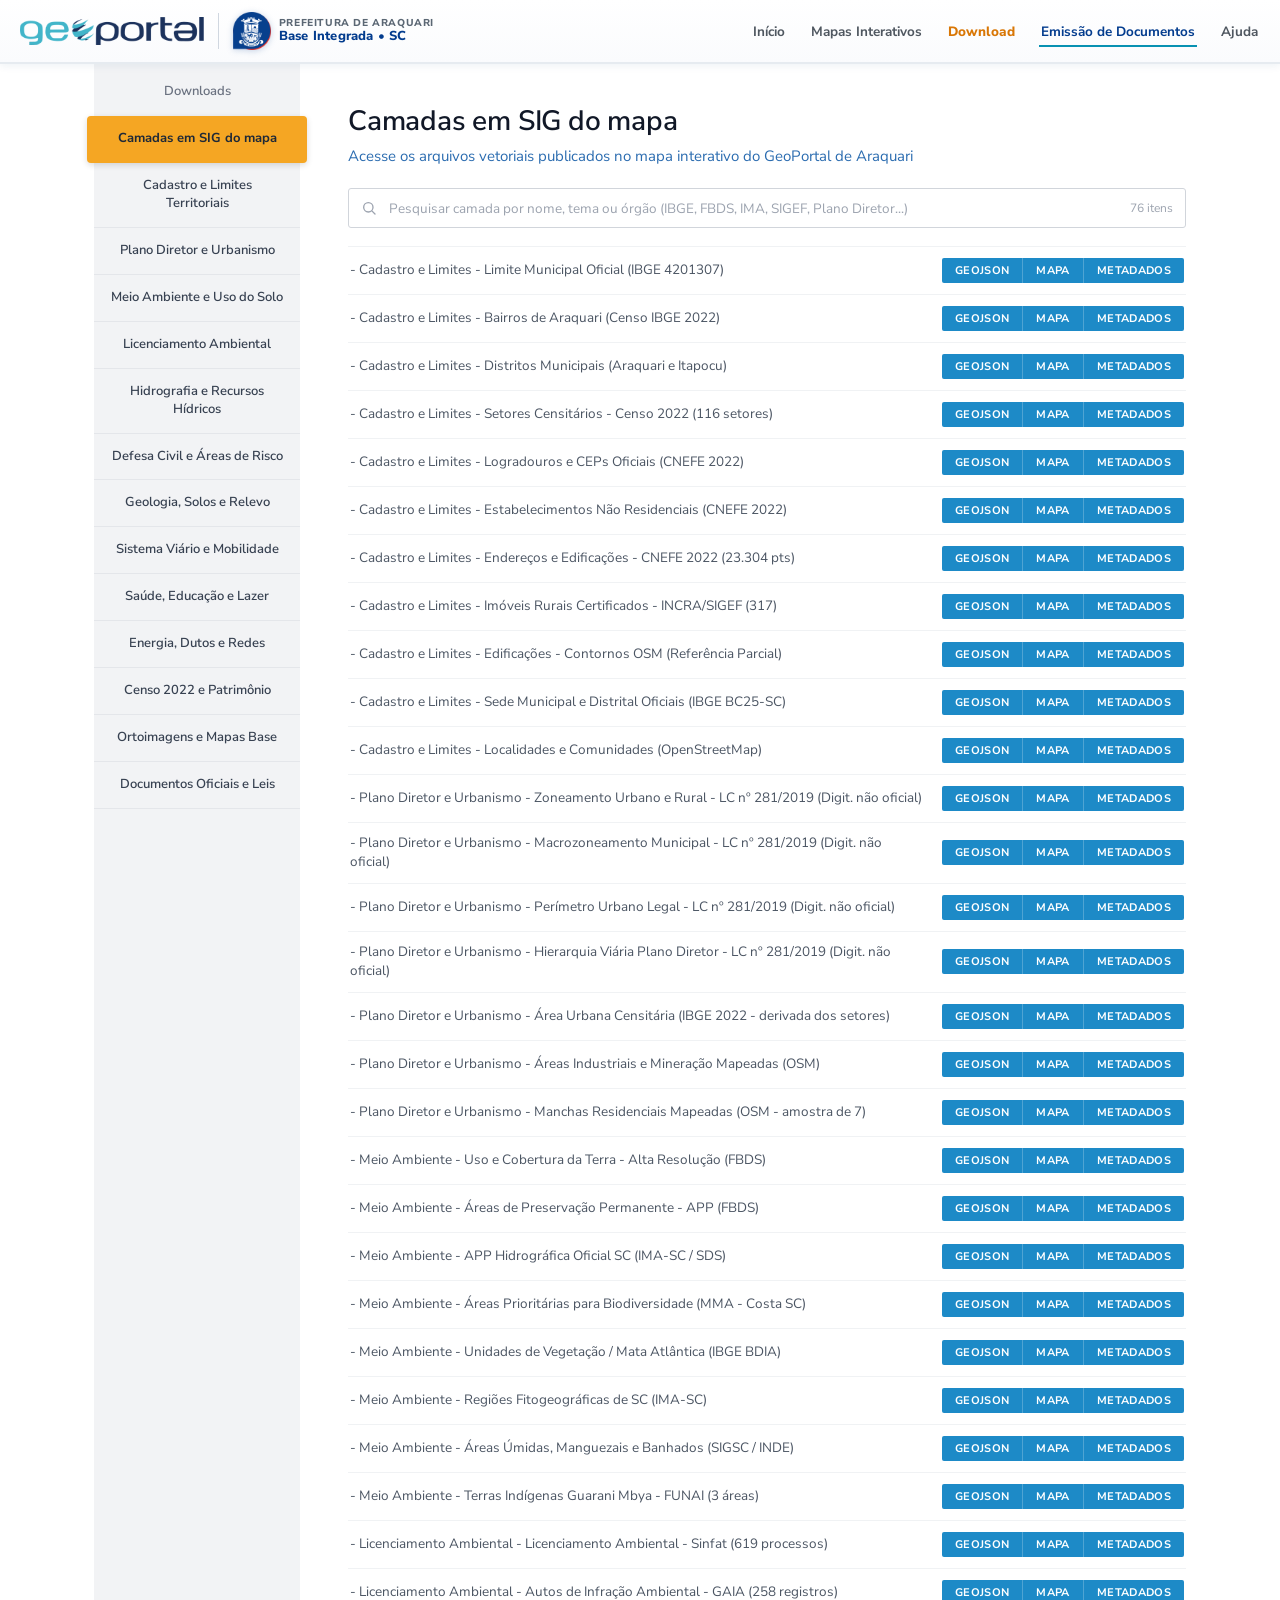
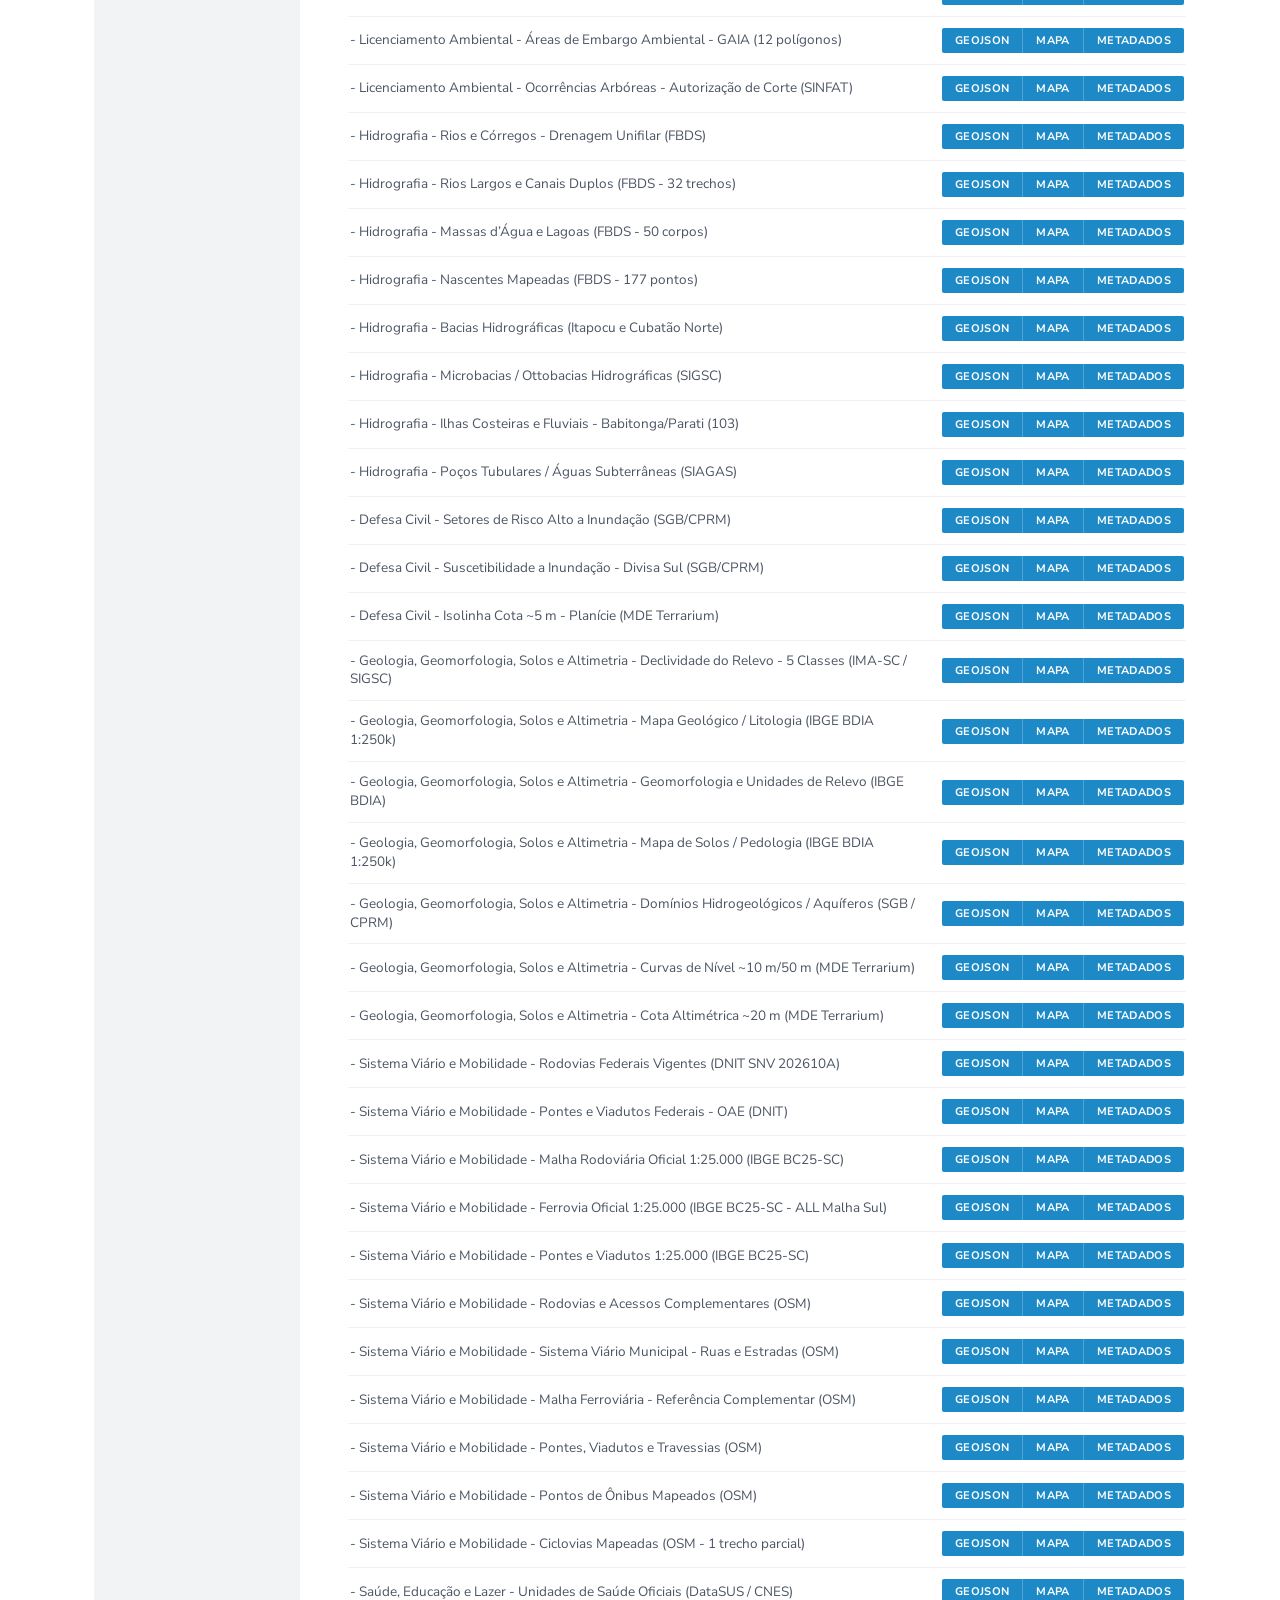
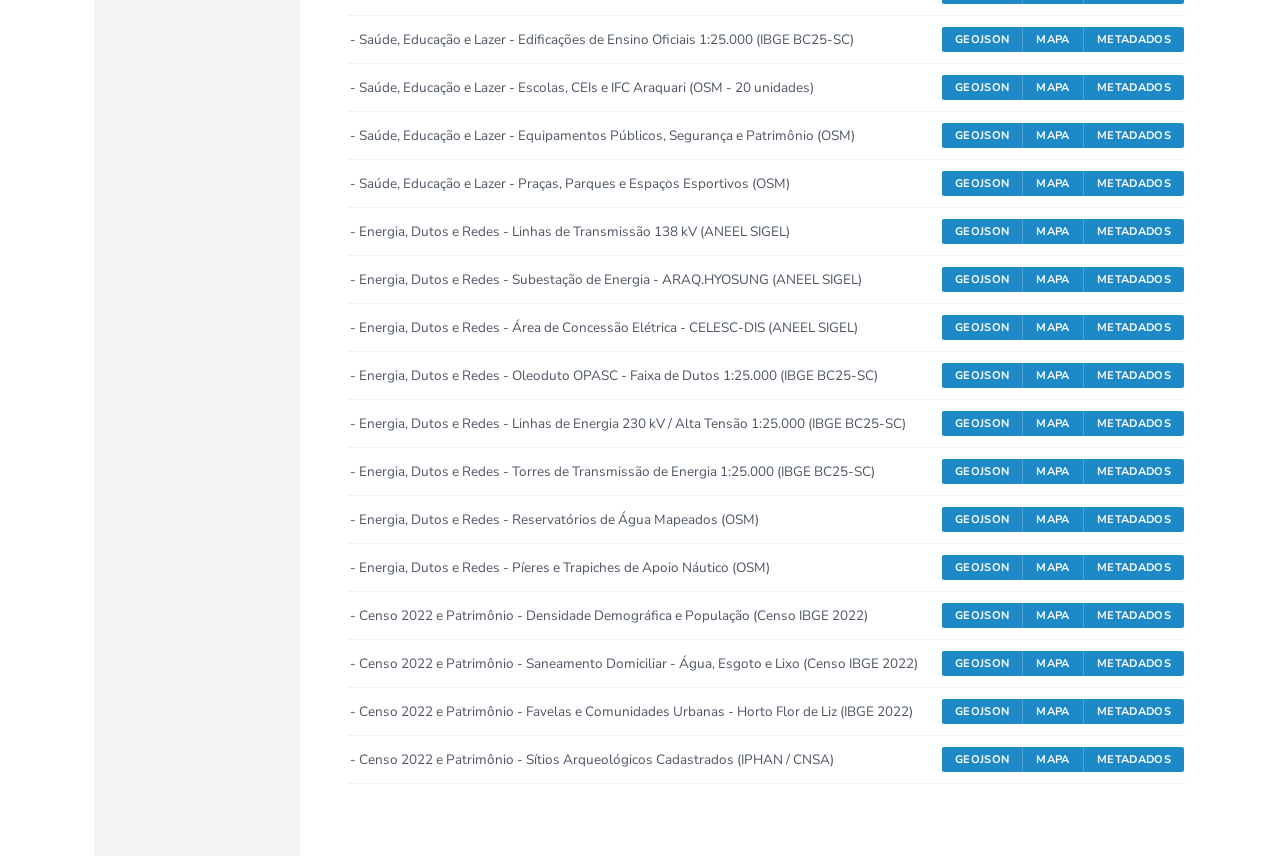
<file: downloads.html>
<!DOCTYPE html>
<html lang="pt-BR">
<head>
  <meta charset="UTF-8" />
  <meta name="viewport" content="width=device-width, initial-scale=1.0" />
  <title>Downloads — Geoportal Araquari</title>
  <link rel="icon" type="image/png" href="assets/favicon-geolab.png?v=2" />
  <link rel="preconnect" href="https://fonts.googleapis.com" />
  <link rel="preconnect" href="https://fonts.gstatic.com" crossorigin />
  <link href="https://fonts.googleapis.com/css2?family=Nunito+Sans:wght@400;600;700;800&display=swap" rel="stylesheet" />
  <link rel="stylesheet" href="css/geoportal.css?v=20261127-1" />
  <script>
    (() => {
      function getAvailableMapOpener() {
        try {
          if (window.opener && !window.opener.closed && window.opener.GeoPortalMapNav) {
            return window.opener;
          }
        } catch {
          // Cross-origin ou opener indisponível
        }
        return null;
      }

      function handleReturnToMapClick(e, { layerId = '', basemapId = '' } = {}) {
        if (e.defaultPrevented || e.button !== 0 || e.metaKey || e.ctrlKey || e.shiftKey || e.altKey) {
          return;
        }
        const opener = getAvailableMapOpener();
        if (!opener) {
          return;
        }
        e.preventDefault();
        try {
          if (layerId) opener.GeoPortalMapNav.activateLayer(layerId);
          else if (basemapId) opener.GeoPortalMapNav.activateBasemap(basemapId);
          else opener.GeoPortalMapNav.focusMap();
        } catch {
          const targetEl = e.target instanceof Element ? e.target : e.target?.parentElement;
          const link = targetEl?.closest?.('a[href]');
          if (link) window.location.href = link.href;
          return;
        }
        try {
          opener.focus();
        } catch {
          // ignore
        }
        try {
          window.close();
        } catch {
          // ignore
        }
      }

      window.__geoHandleReturnToMapClick = handleReturnToMapClick;

      document.addEventListener('click', (e) => {
        const targetEl = e.target instanceof Element ? e.target : e.target?.parentElement;
        if (targetEl?.closest?.('[data-return-to-map]')) {
          handleReturnToMapClick(e);
        }
      });
    })();
  </script>
  <style>
    html, body {
      overflow: auto !important;
      height: auto !important;
      min-height: 100%;
      background: #ffffff !important;
      color: #374151;
    }

    .dl-page-wrap {
      max-width: 1140px;
      margin: 0 auto;
      padding: 0 24px;
      display: grid;
      grid-template-columns: 206px 1fr;
      gap: 48px;
      min-height: calc(100vh - var(--header-h));
      align-items: stretch;
    }

    /* Coluna lateral institucional (padrão Floripa) */
    .dl-side-col {
      background: #f2f3f5;
      padding: 0 0 40px;
      display: flex;
      flex-direction: column;
    }

    .dl-side-heading {
      padding: 18px 14px 16px;
      font-size: 13px;
      font-weight: 600;
      color: #6b7280;
      text-align: center;
      border-bottom: 1px solid #e4e6ea;
    }

    .dl-nav-list {
      display: flex;
      flex-direction: column;
    }

    .dl-nav-item {
      appearance: none;
      border: none;
      border-bottom: 1px solid #e4e6ea;
      background: transparent;
      padding: 14px 16px;
      font-family: inherit;
      font-size: 13px;
      font-weight: 600;
      line-height: 1.38;
      color: #374151;
      text-align: center;
      cursor: pointer;
      transition: background 0.14s ease, color 0.14s ease;
    }

    .dl-nav-item:hover {
      background: #e9ebee;
      color: #111827;
    }

    .dl-nav-item.active {
      background: #f5a623;
      color: #1f2937;
      font-weight: 700;
      border-bottom-color: transparent;
      border-radius: 4px;
      margin: -1px -7px 0;
      width: calc(100% + 14px);
      box-shadow: 0 2px 6px rgba(0, 0, 0, 0.14);
      position: relative;
      z-index: 2;
    }

    /* Área principal limpa */
    .dl-content-col {
      padding: 38px 0 72px;
      min-width: 0;
    }

    .dl-title {
      margin: 0 0 6px;
      font-size: 28px;
      font-weight: 600;
      color: #111827;
      letter-spacing: -0.2px;
    }

    .dl-subtitle {
      margin: 0 0 22px;
      font-size: 15px;
      font-weight: 400;
      color: #2b6cb0;
    }

    /* Buscador sóbrio no topo */
    .dl-search-row {
      display: flex;
      align-items: center;
      gap: 10px;
      height: 40px;
      padding: 0 12px;
      border: 1px solid #d1d5db;
      border-radius: 3px;
      background: #ffffff;
      margin-bottom: 18px;
      transition: border-color 0.15s ease;
    }

    .dl-search-row:focus-within {
      border-color: #1d8ac7;
    }

    .dl-search-row svg {
      color: #9ca3af;
      flex-shrink: 0;
    }

    .dl-search-input {
      flex: 1;
      min-width: 0;
      border: none;
      outline: none;
      font-family: inherit;
      font-size: 13.5px;
      color: #1f2937;
      background: transparent;
    }

    .dl-search-input::placeholder {
      color: #9ca3af;
    }

    .dl-search-clear {
      border: none;
      background: none;
      color: #6b7280;
      font-size: 12px;
      font-weight: 600;
      cursor: pointer;
      padding: 4px 6px;
      display: none;
    }

    .dl-search-clear.visible {
      display: inline-block;
    }

    .dl-search-clear:hover {
      color: #111827;
    }

    .dl-count-label {
      font-size: 12px;
      color: #9ca3af;
      white-space: nowrap;
      flex-shrink: 0;
    }

    /* Lista limpa em linhas únicas */
    .dl-rows {
      border-top: 1px solid #f0f2f4;
    }

    .dl-row {
      display: flex;
      align-items: center;
      justify-content: space-between;
      gap: 20px;
      padding: 11px 2px;
      border-bottom: 1px solid #f0f2f4;
    }

    .dl-row:hover .dl-row-name {
      color: #111827;
    }

    .dl-row-name {
      font-size: 13.5px;
      font-weight: 400;
      color: #4b5563;
      line-height: 1.4;
      min-width: 0;
    }

    /* Barra azul unificada de ações (GEOJSON | MAPA | METADADOS) */
    .dl-action-group {
      display: inline-flex;
      align-items: center;
      background: #1d8ac7;
      border-radius: 2px;
      overflow: hidden;
      flex-shrink: 0;
    }

    .dl-act-btn {
      appearance: none;
      border: none;
      background: transparent;
      color: #ffffff;
      font-family: inherit;
      font-size: 11px;
      font-weight: 700;
      letter-spacing: 0.35px;
      text-transform: uppercase;
      text-decoration: none;
      padding: 7px 13px;
      line-height: 1;
      cursor: pointer;
      transition: background 0.14s ease;
      white-space: nowrap;
    }

    .dl-act-btn + .dl-act-btn {
      border-left: 1px solid rgba(255, 255, 255, 0.22);
    }

    .dl-act-btn:hover {
      background: #1672a6;
      color: #ffffff;
    }

    .dl-empty {
      padding: 28px 4px;
      font-size: 13.5px;
      color: #6b7280;
    }

    /* Modal sóbrio de Metadados */
    .dl-meta-actions {
      display: flex;
      flex-wrap: wrap;
      gap: 8px;
      margin-bottom: 16px;
    }

    .dl-meta-btn {
      display: inline-flex;
      align-items: center;
      padding: 7px 14px;
      border-radius: 3px;
      font-size: 12.5px;
      font-weight: 700;
      text-decoration: none;
      cursor: pointer;
      border: 1px solid #cbd5e1;
      background: #ffffff;
      color: #1e293b;
    }

    .dl-meta-btn.primary {
      background: #1d8ac7;
      border-color: #1d8ac7;
      color: #ffffff;
    }

    .dl-meta-btn.primary:hover {
      background: #1672a6;
    }

    .dl-meta-btn:hover {
      border-color: #94a3b8;
    }

    @media (max-width: 820px) {
      .dl-page-wrap {
        grid-template-columns: 1fr;
        gap: 20px;
        padding: 0 16px;
      }
      .dl-side-col {
        padding-bottom: 0;
      }
      .dl-nav-list {
        flex-direction: row;
        overflow-x: auto;
      }
      .dl-nav-item {
        white-space: nowrap;
        border-bottom: none;
        border-right: 1px solid #e4e6ea;
        padding: 12px 14px;
      }
      .dl-nav-item.active {
        margin: 0;
        width: auto;
        border-radius: 0;
      }
      .dl-content-col {
        padding-top: 12px;
      }
      .dl-row {
        flex-direction: column;
        align-items: flex-start;
        gap: 8px;
      }
    }
  </style>
</head>
<body>
  <header class="gp-header">
    <div class="gp-brand-group">
      <a href="index.html" class="gp-logo-link" data-return-to-map title="Geoportal Araquari — Base Geoespacial Integrada">
        <img
          src="assets/logo-geoportal.png"
          alt="Geoportal"
          style="height:28px;width:auto;object-fit:contain;display:block"
        />
      </a>
      <div class="gp-brand-divider" aria-hidden="true"></div>
      <div class="gp-municipal-lockup" title="Prefeitura Municipal de Araquari — Santa Catarina (IBGE 4201307)">
        <img
          src="assets/logo-prefeitura-araquari.png"
          alt="Brasão Oficial da Prefeitura de Araquari"
          class="gp-municipal-logo"
          width="38"
          height="38"
        />
        <div class="gp-municipal-text">
          <span class="gp-municipal-pref">PREFEITURA DE ARAQUARI</span>
          <span class="gp-municipal-city">Base Integrada • SC</span>
        </div>
      </div>
    </div>

    <nav class="gp-nav" aria-label="Navegação Principal">
      <a class="gp-nav-btn" href="index.html?nav=home" style="text-decoration:none">Início</a>
      <a class="gp-nav-btn" href="index.html" data-return-to-map style="text-decoration:none">Mapas Interativos</a>
      <a class="gp-nav-btn active" href="downloads.html" style="text-decoration:none">Download</a>
      <a class="gp-nav-btn highlight-doc" href="index.html?nav=docs" style="text-decoration:none">Emissão de Documentos</a>
      <a class="gp-nav-btn" href="index.html?nav=help" style="text-decoration:none">Ajuda</a>
    </nav>
  </header>

  <main class="dl-page-wrap">
    <aside class="dl-side-col" aria-label="Categorias de Download">
      <div class="dl-side-heading">Downloads</div>
      <nav class="dl-nav-list" id="dlCategoryList"></nav>
    </aside>

    <section class="dl-content-col">
      <h1 class="dl-title" id="dlSectionTitle">Camadas em SIG do mapa</h1>
      <p class="dl-subtitle" id="dlSectionSubtitle">Acesse os arquivos vetoriais publicados no mapa interativo do GeoPortal de Araquari</p>

      <div class="dl-search-row">
        <svg width="16" height="16" viewBox="0 0 24 24" fill="none" stroke="currentColor" stroke-width="2" stroke-linecap="round" stroke-linejoin="round" aria-hidden="true">
          <circle cx="11" cy="11" r="7"></circle>
          <path d="M21 21l-4.35-4.35"></path>
        </svg>
        <input
          type="text"
          id="dlSearchInput"
          class="dl-search-input"
          placeholder="Pesquisar camada por nome, tema ou órgão (IBGE, FBDS, IMA, SIGEF, Plano Diretor...)"
          autocomplete="off"
        />
        <button type="button" class="dl-search-clear" id="dlSearchClear">Limpar</button>
        <span class="dl-count-label" id="dlResultSummary"></span>
      </div>

      <div class="dl-rows" id="dlResults"></div>
    </section>
  </main>

  <div class="gp-modal-backdrop" id="dlModalBackdrop" role="dialog" aria-modal="true" style="inset:0">
    <div class="gp-modal">
      <div class="gp-modal-head">
        <h2 id="dlModalTitle">Metadados</h2>
        <button class="gp-drawer-icon-btn" id="dlModalClose" title="Fechar">×</button>
      </div>
      <div class="gp-modal-body" id="dlModalBody"></div>
    </div>
  </div>

  <script src="js/limite-araquari.js?v=20261127-1"></script>
  <script src="js/araquari-bundle.js?v=20261127-1"></script>
  <script src="js/araquari-bundle-extra.js?v=20261127-1" defer></script>
  <script src="js/catalog.js?v=20261127-1"></script>
  <script src="js/metadata.js?v=20261127-1"></script>
  <script src="js/downloads-page.js?v=20261127-1"></script>
</body>
</html>
</file>
<file: css/geoportal.css>
/* ==========================================================================
   Geoportal Araquari — Folha de Estilos (Padrão Geoportal Floripa + Identidade Araquari)
   ========================================================================== */
:root {
  --header-h: 64px;
  --drawer-w: 350px;
  --brand-navy: #033c8e;
  --brand-blue: #0b5cb8;
  --brand-cyan: #0891b2;
  --brand-amber: #f59e0b;
  --brand-amber-dark: #d97706;
  --charcoal: #1e2022;
  --statusbar-bg: rgba(38, 43, 49, 0.94);
  --surface: #ffffff;
  --surface-alt: #f4f6f8;
  --border: #dfe3e8;
  --text-main: #242b33;
  --text-muted: #646c75;
  --shadow-sm: 0 1px 4px rgba(0, 0, 0, 0.12);
  --shadow-md: 0 3px 12px rgba(0, 0, 0, 0.18);
  --shadow-lg: 0 10px 30px rgba(0, 0, 0, 0.22);
  --font-sans: 'Nunito Sans', -apple-system, BlinkMacSystemFont, 'Segoe UI', Roboto, Arial, sans-serif;
  --font-mono: 'Consolas', 'SFMono-Regular', Menlo, Monaco, monospace;
}

*,
*::before,
*::after {
  box-sizing: border-box;
}

html,
body {
  margin: 0;
  padding: 0;
  width: 100%;
  height: 100%;
  overflow: hidden;
  font-family: var(--font-sans);
  font-size: 13.5px;
  color: var(--text-main);
  background: #ffffff;
  -webkit-font-smoothing: antialiased;
}

button,
input,
select {
  font-family: inherit;
}

/* =========================== CABEÇALHO SUPERIOR =========================== */
.gp-header {
  height: var(--header-h);
  background: linear-gradient(180deg, #ffffff 0%, #fafbfd 100%);
  border-bottom: 2px solid #e6ebf0;
  box-shadow: 0 2px 8px rgba(13, 75, 117, 0.07);
  display: flex;
  align-items: center;
  justify-content: space-between;
  padding: 0 20px;
  position: relative;
  z-index: 1500;
  user-select: none;
}

.gp-brand-group {
  display: flex;
  align-items: center;
  gap: 14px;
  min-width: 0;
}

.gp-logo-link {
  display: flex;
  align-items: center;
  gap: 10px;
  text-decoration: none;
  color: inherit;
}

/* Logo Principal GEO PORTAL ARAQUARI */
.gp-geo-pin-svg {
  width: 40px;
  height: 44px;
  flex-shrink: 0;
  filter: drop-shadow(0 2px 4px rgba(13, 75, 117, 0.22));
}

.gp-geo-wordmark {
  display: flex;
  flex-direction: column;
  line-height: 1;
}

.gp-geo-top {
  font-size: 22px;
  font-weight: 900;
  letter-spacing: 0.8px;
  color: var(--brand-navy);
  display: flex;
  align-items: baseline;
  gap: 4px;
}

.gp-geo-portal-tag {
  font-size: 10px;
  font-weight: 800;
  letter-spacing: 0.7px;
  text-transform: uppercase;
  background: linear-gradient(135deg, #f59e0b 0%, #ea580c 100%);
  color: #ffffff;
  padding: 2px 6px;
  border-radius: 4px;
  transform: translateY(-3px);
}

.gp-geo-bottom {
  font-size: 11px;
  font-weight: 700;
  letter-spacing: 3.4px;
  color: var(--brand-blue);
  text-transform: uppercase;
  margin-top: 2px;
  padding-left: 1px;
}

.gp-brand-divider {
  width: 1px;
  height: 36px;
  background: #d0d7e0;
}

.gp-municipal-lockup {
  display: flex;
  align-items: center;
  gap: 8px;
}

.gp-municipal-logo {
  width: 38px;
  height: 38px;
  object-fit: contain;
  flex-shrink: 0;
  display: block;
  filter: drop-shadow(0 1px 3px rgba(3, 60, 142, 0.22));
}

.gp-municipal-text {
  display: flex;
  flex-direction: column;
  line-height: 1.15;
}

.gp-municipal-pref {
  font-size: 10px;
  font-weight: 800;
  letter-spacing: 0.6px;
  color: #5b6774;
  text-transform: uppercase;
}

.gp-municipal-city {
  font-size: 13px;
  font-weight: 800;
  color: var(--brand-navy);
  letter-spacing: 0.2px;
}

/* Navegação Direita (padrão Floripa com destaque âmbar/ciano) */
.gp-nav {
  display: flex;
  align-items: center;
  gap: 22px;
}

.gp-nav-btn {
  background: none;
  border: none;
  padding: 6px 2px;
  font-size: 13.5px;
  font-weight: 700;
  color: #4f5760;
  cursor: pointer;
  position: relative;
  transition: color 0.16s ease;
  white-space: nowrap;
}

.gp-nav-btn:hover {
  color: var(--brand-navy);
}

.gp-nav-btn.active {
  color: var(--brand-amber-dark);
  font-weight: 800;
}

.gp-nav-btn.highlight-doc {
  color: var(--brand-navy);
  border-bottom: 2px solid var(--brand-cyan);
  padding-bottom: 4px;
}

.gp-nav-btn.highlight-doc:hover,
.gp-nav-btn.highlight-doc.active {
  color: var(--brand-blue);
  border-bottom-color: var(--brand-amber);
}

.gp-mobile-menu-btn {
  display: none;
  background: none;
  border: 1px solid #d5dbe2;
  border-radius: 5px;
  padding: 6px 8px;
  cursor: pointer;
  color: var(--text-main);
}

/* =========================== ÁREA DO MAPA =========================== */
.gp-workspace {
  position: relative;
  width: 100%;
  height: calc(100vh - var(--header-h));
  overflow: hidden;
  background: #ffffff;
}

#map {
  width: 100%;
  height: 100%;
  background-color: #1b2631;
  z-index: 1;
}

#map.map-light-bg {
  background-color: #eef2f6;
}

.leaflet-tile-container img {
  outline: 1px solid transparent;
}

#map.cursor-crosshair { cursor: crosshair !important; }
#map.cursor-identify { cursor: help !important; }
#map.cursor-zoombox { cursor: zoom-in !important; }

.leaflet-control-zoom {
  display: none !important;
}

.leaflet-control-attribution {
  background: rgba(255, 255, 255, 0.8) !important;
  font-size: 10px !important;
  color: #555 !important;
  padding: 1px 6px !important;
  margin-right: 4px !important;
}

/* ==================== BUSCA FLUTUANTE TOPO ESQUERDO ==================== */
.gp-search-wrap {
  position: absolute;
  top: 12px;
  left: 12px;
  z-index: 1050;
  display: flex;
  flex-direction: column;
  align-items: flex-start;
}

.gp-search-bar {
  display: flex;
  align-items: center;
  background: #ffffff;
  border: 1px solid rgba(0, 0, 0, 0.14);
  border-radius: 6px;
  box-shadow: var(--shadow-md);
  height: 38px;
  width: 38px;
  overflow: hidden;
  transition: width 0.22s ease;
}

.gp-search-bar.expanded {
  width: 345px;
}

.gp-search-toggle {
  width: 38px;
  height: 36px;
  border: none;
  background: transparent;
  display: flex;
  align-items: center;
  justify-content: center;
  cursor: pointer;
  color: #2b3036;
  flex-shrink: 0;
}

.gp-search-toggle:hover {
  background: #f0f3f6;
}

.gp-search-input {
  flex: 1;
  border: none;
  outline: none;
  font-size: 13px;
  color: var(--text-main);
  padding: 0 6px;
  min-width: 0;
  display: none;
}

.gp-search-bar.expanded .gp-search-input {
  display: block;
}

.gp-search-clear {
  border: none;
  background: none;
  color: #7c858f;
  cursor: pointer;
  padding: 0 10px;
  font-size: 16px;
  display: none;
}

.gp-search-bar.expanded.has-text .gp-search-clear {
  display: block;
}

.gp-search-results {
  margin-top: 6px;
  width: 345px;
  max-height: 340px;
  overflow-y: auto;
  background: #ffffff;
  border-radius: 6px;
  box-shadow: var(--shadow-lg);
  border: 1px solid #dfe3e8;
  display: none;
}

.gp-search-results.open {
  display: block;
}

.gp-search-item {
  padding: 9px 12px;
  border-bottom: 1px solid #eef0f3;
  cursor: pointer;
  display: flex;
  align-items: flex-start;
  gap: 9px;
}

.gp-search-item:last-child {
  border-bottom: none;
}

.gp-search-item:hover {
  background: #f0f7fc;
}

.gp-search-badge {
  font-size: 10px;
  font-weight: 700;
  text-transform: uppercase;
  padding: 2px 6px;
  border-radius: 4px;
  background: #e6f2fa;
  color: var(--brand-navy);
  flex-shrink: 0;
  margin-top: 2px;
}

.gp-search-item-title {
  font-weight: 700;
  font-size: 13px;
  color: #1f252b;
}

.gp-search-item-sub {
  font-size: 11.5px;
  color: #6b7280;
  margin-top: 1px;
}

.gp-search-empty {
  padding: 12px;
  font-size: 12.5px;
  color: #6b7280;
  text-align: center;
}

/* ================= BARRA VERTICAL ESQUERDA (NAVEGAÇÃO) ================= */
.gp-left-toolbar {
  position: absolute;
  bottom: 22px;
  left: 12px;
  z-index: 1040;
  background: #ffffff;
  border-radius: 8px;
  box-shadow: var(--shadow-md);
  border: 1px solid rgba(0, 0, 0, 0.12);
  display: flex;
  flex-direction: column;
  padding: 4px 0;
  width: 38px;
}

/* ================= BARRA VERTICAL DIREITA (FERRAMENTAS) ================ */
.gp-right-toolbar {
  position: absolute;
  top: 12px;
  right: calc(var(--drawer-w) + 12px);
  z-index: 1045;
  background: #ffffff;
  border-radius: 8px;
  box-shadow: var(--shadow-md);
  border: 1px solid rgba(0, 0, 0, 0.12);
  display: flex;
  flex-direction: column;
  padding: 4px 0;
  width: 38px;
  transition: right 0.24s ease;
}

.gp-workspace.drawer-closed .gp-right-toolbar {
  right: 12px;
}

.gp-tool-btn {
  width: 36px;
  height: 34px;
  border: none;
  background: transparent;
  color: #2c3238;
  display: flex;
  align-items: center;
  justify-content: center;
  cursor: pointer;
  position: relative;
  transition: background 0.15s ease, color 0.15s ease;
}

.gp-tool-btn:hover {
  background: #eef3f7;
  color: var(--brand-navy);
}

.gp-tool-btn.active {
  background: #e2f1fb;
  color: var(--brand-navy);
}

.gp-tool-btn.active::before {
  content: '';
  position: absolute;
  left: 0;
  top: 6px;
  bottom: 6px;
  width: 3px;
  border-radius: 0 3px 3px 0;
  background: var(--brand-navy);
}

.gp-tool-btn:disabled {
  opacity: 0.35;
  cursor: not-allowed;
}

/* ==================== PAINEL CONTROLE DE CAMADAS ==================== */
.gp-drawer {
  position: absolute;
  top: 0;
  right: 0;
  width: var(--drawer-w);
  height: 100%;
  background: #f4f5f7;
  border-left: 1px solid #d5d9df;
  box-shadow: -3px 0 14px rgba(0, 0, 0, 0.14);
  z-index: 1060;
  display: flex;
  flex-direction: column;
  transition: transform 0.24s ease;
}

.gp-workspace.drawer-closed .gp-drawer {
  transform: translateX(100%);
}

.gp-drawer-header {
  height: 44px;
  background: var(--charcoal);
  color: #ffffff;
  display: flex;
  align-items: center;
  justify-content: space-between;
  padding: 0 12px 0 14px;
  flex-shrink: 0;
}

.gp-drawer-title {
  font-size: 14px;
  font-weight: 700;
  letter-spacing: 0.15px;
}

.gp-drawer-header-actions {
  display: flex;
  align-items: center;
  gap: 6px;
}

.gp-drawer-icon-btn {
  width: 26px;
  height: 26px;
  border: none;
  background: transparent;
  color: #e4e7eb;
  border-radius: 4px;
  cursor: pointer;
  display: flex;
  align-items: center;
  justify-content: center;
  font-size: 16px;
  line-height: 1;
}

.gp-drawer-icon-btn:hover {
  background: rgba(255, 255, 255, 0.15);
  color: #ffffff;
}

.gp-drawer-search-box {
  background: #ffffff;
  border-bottom: 1px solid #dfe3e8;
  padding: 8px 12px;
  flex-shrink: 0;
}

.gp-drawer-search-input {
  width: 100%;
  border: 1px solid #d9dee4;
  border-radius: 4px;
  padding: 7px 10px;
  font-size: 13px;
  color: var(--text-main);
  outline: none;
  transition: border-color 0.15s;
}

.gp-drawer-search-input:focus {
  border-color: var(--brand-cyan);
}

.gp-drawer-subbar {
  display: flex;
  align-items: center;
  justify-content: space-between;
  padding: 6px 10px;
  background: #eceff2;
  border-bottom: 1px solid #dcdfe4;
  font-size: 11.5px;
  flex-shrink: 0;
}

.gp-drawer-tabs {
  display: flex;
  gap: 3px;
}

.gp-tab-pill {
  border: 1px solid transparent;
  background: transparent;
  color: #505862;
  padding: 3px 8px;
  border-radius: 4px;
  font-size: 11.5px;
  font-weight: 700;
  cursor: pointer;
}

.gp-tab-pill.active {
  background: #ffffff;
  color: var(--brand-navy);
  border-color: #d0d7de;
  box-shadow: 0 1px 2px rgba(0, 0, 0, 0.05);
}

.gp-clear-layers-btn {
  border: none;
  background: none;
  color: #b91c1c;
  font-size: 11.5px;
  font-weight: 700;
  cursor: pointer;
  padding: 2px 4px;
}

.gp-clear-layers-btn:hover {
  text-decoration: underline;
}

.gp-drawer-body {
  flex: 1;
  overflow-y: auto;
  padding: 4px 0 18px;
}

.gp-drawer-body::-webkit-scrollbar {
  width: 6px;
}
.gp-drawer-body::-webkit-scrollbar-thumb {
  background: #c4cbd3;
  border-radius: 3px;
}

.gp-layer-row {
  display: flex;
  align-items: center;
  gap: 8px;
  padding: 8px 10px 8px 12px;
  border-bottom: 1px solid #e7eaee;
  background: #f4f5f7;
  transition: background 0.14s;
}

.gp-layer-row:hover {
  background: #eaedf1;
}

.gp-layer-row.is-basemap {
  background: #ffffff;
  font-weight: 700;
}

.gp-layer-row.is-clip-toggle {
  background: #f0f7fc;
  font-size: 12px;
  font-weight: 700;
  color: var(--brand-navy);
  padding: 6px 10px 6px 12px;
  border-bottom: 1px solid #d5e6f2;
}

.gp-layer-row.is-group {
  font-weight: 700;
  color: #222830;
  cursor: pointer;
}

.gp-layer-row.is-child {
  padding-left: 26px;
  background: #fbfcfd;
  font-weight: 600;
  font-size: 12.6px;
  color: #363e47;
}

.gp-layer-row.is-child:hover {
  background: #eef5fb;
}

.gp-checkbox {
  width: 15px;
  height: 15px;
  accent-color: var(--brand-navy);
  cursor: pointer;
  flex-shrink: 0;
  margin: 0;
}

.gp-swatch {
  width: 13px;
  height: 13px;
  border-radius: 3px;
  flex-shrink: 0;
  border: 1px solid rgba(0, 0, 0, 0.28);
}

.gp-swatch.is-line {
  height: 4px;
  border-radius: 2px;
  border: none;
}

.gp-swatch.is-point {
  width: 10px;
  height: 10px;
  border-radius: 50%;
  border: 1.5px solid #ffffff;
  box-shadow: 0 0 0 1px rgba(0, 0, 0, 0.25);
}

.gp-layer-label {
  flex: 1;
  min-width: 0;
  line-height: 1.28;
  cursor: pointer;
  word-break: break-word;
}

.gp-layer-meta-inline {
  display: flex;
  align-items: center;
  gap: 4px;
  flex-shrink: 0;
}

.gp-badge-count {
  font-size: 10px;
  font-weight: 700;
  padding: 1px 5px;
  border-radius: 10px;
  background: #dbeafe;
  color: #1d4ed8;
}

.gp-badge-zoom {
  font-size: 10px;
  font-weight: 700;
  padding: 1px 6px;
  border-radius: 10px;
  background: #fef3c7;
  color: #b45309;
  border: 1px solid #fcd34d;
  cursor: pointer;
}

.gp-badge-zoom:hover {
  background: #fde68a;
}

.gp-badge-fallback {
  font-size: 9.5px;
  font-weight: 700;
  padding: 1px 5px;
  border-radius: 10px;
  background: #e0f2fe;
  color: #0369a1;
  border: 1px solid #bae6fd;
}

.gp-badge-error {
  font-size: 9.5px;
  font-weight: 700;
  padding: 1px 6px;
  border-radius: 10px;
  background: #fee2e2;
  color: #b91c1c;
  border: 1px solid #fecaca;
  cursor: pointer;
}

.gp-badge-error:hover {
  background: #fecaca;
}

.gp-conn-banner {
  margin: 6px 10px;
  padding: 7px 10px;
  border-radius: 6px;
  font-size: 11px;
  line-height: 1.38;
  display: flex;
  align-items: center;
  justify-content: space-between;
  gap: 8px;
}

.gp-conn-banner.is-contingency {
  background: #eff6ff;
  border: 1px solid #bfdbfe;
  color: #1e40af;
}

.gp-conn-banner.is-live {
  background: #ecfdf5;
  border: 1px solid #a7f3d0;
  color: #065f46;
}

.gp-conn-retry-btn {
  border: 1px solid currentColor;
  background: #ffffff;
  color: inherit;
  border-radius: 4px;
  padding: 2px 7px;
  font-size: 10.5px;
  font-weight: 700;
  cursor: pointer;
  flex-shrink: 0;
}

.gp-conn-retry-btn:hover {
  opacity: 0.85;
}

.gp-spinner {
  width: 13px;
  height: 13px;
  border: 2px solid #cbd5e1;
  border-top-color: var(--brand-navy);
  border-radius: 50%;
  animation: gpSpin 0.65s linear infinite;
  flex-shrink: 0;
}

@keyframes gpSpin {
  to { transform: rotate(360deg); }
}

.gp-row-btn {
  width: 24px;
  height: 24px;
  border: none;
  background: transparent;
  color: #5b636c;
  border-radius: 4px;
  cursor: pointer;
  display: flex;
  align-items: center;
  justify-content: center;
  flex-shrink: 0;
  font-size: 14px;
}

.gp-row-btn:hover {
  background: rgba(0, 0, 0, 0.08);
  color: #111;
}

.gp-row-btn:disabled {
  opacity: 0.28;
  cursor: not-allowed;
}

.gp-chevron {
  transition: transform 0.18s ease;
}

.gp-group.expanded > .gp-layer-row .gp-chevron {
  transform: rotate(180deg);
}

.gp-group-children {
  display: none;
}

.gp-group.expanded > .gp-group-children {
  display: block;
}

.gp-layer-options {
  background: #eef2f6;
  border-bottom: 1px solid #dce2e8;
  padding: 8px 14px 10px 28px;
  font-size: 12px;
  display: flex;
  flex-direction: column;
  gap: 7px;
}

.gp-opacity-row {
  display: flex;
  align-items: center;
  gap: 8px;
}

.gp-opacity-row input[type='range'] {
  flex: 1;
  accent-color: var(--brand-navy);
}

.gp-opt-actions {
  display: flex;
  flex-wrap: wrap;
  gap: 5px;
}

.gp-opt-btn {
  border: 1px solid #cbd3dc;
  background: #ffffff;
  color: #2c343d;
  border-radius: 4px;
  padding: 3px 8px;
  font-size: 11px;
  font-weight: 700;
  cursor: pointer;
  text-decoration: none;
  display: inline-flex;
  align-items: center;
  gap: 4px;
}

.gp-opt-btn:hover {
  border-color: var(--brand-navy);
  color: var(--brand-navy);
  background: #f0f7fc;
}

.gp-opt-desc {
  color: #5a636e;
  font-size: 11.5px;
  line-height: 1.35;
}

/* Aba Ordem de Empilhamento */
.gp-order-panel {
  padding: 10px 12px;
}

.gp-order-hint {
  font-size: 11.5px;
  color: #55606e;
  background: #e9f3fa;
  border: 1px solid #cfe3f2;
  border-radius: 5px;
  padding: 7px 9px;
  margin-bottom: 10px;
  line-height: 1.4;
}

.gp-order-card {
  background: #ffffff;
  border: 1px solid #dde2e8;
  border-radius: 6px;
  padding: 8px 10px;
  margin-bottom: 8px;
  box-shadow: 0 1px 2px rgba(0, 0, 0, 0.04);
}

.gp-order-top {
  display: flex;
  align-items: center;
  gap: 7px;
  margin-bottom: 6px;
}

.gp-order-rank {
  font-size: 10px;
  font-weight: 800;
  color: #ffffff;
  background: var(--brand-navy);
  border-radius: 4px;
  padding: 1px 5px;
  flex-shrink: 0;
}

.gp-order-name {
  flex: 1;
  font-size: 12.2px;
  font-weight: 700;
  color: #1f2937;
  line-height: 1.25;
}

/* Aba Legenda Ativa */
.gp-legend-panel {
  padding: 10px 14px;
}

.gp-legend-card {
  background: #ffffff;
  border: 1px solid #e1e5ea;
  border-radius: 6px;
  padding: 10px 12px;
  margin-bottom: 10px;
}

.gp-legend-title {
  font-weight: 700;
  font-size: 12.5px;
  color: #1f252b;
  margin-bottom: 8px;
}

.gp-legend-grid {
  display: grid;
  grid-template-columns: repeat(2, minmax(0, 1fr));
  gap: 5px 8px;
}

.gp-legend-item {
  display: flex;
  align-items: center;
  gap: 6px;
  font-size: 11.5px;
  color: #3d454e;
}

/* ================= BARRA DE STATUS INFERIOR ================= */
.gp-statusbar {
  position: absolute;
  bottom: 0;
  right: calc(var(--drawer-w) + 12px);
  z-index: 1040;
  height: 27px;
  background: var(--statusbar-bg);
  color: #f1f3f5;
  display: flex;
  align-items: center;
  gap: 10px;
  padding: 0 10px;
  border-radius: 4px 4px 0 0;
  font-size: 11.5px;
  font-family: var(--font-mono);
  box-shadow: 0 -1px 8px rgba(0, 0, 0, 0.22);
  transition: right 0.24s ease;
  user-select: none;
}

.gp-workspace.drawer-closed .gp-statusbar {
  right: 12px;
}

.gp-status-sep {
  width: 1px;
  height: 15px;
  background: rgba(255, 255, 255, 0.25);
}

.gp-status-select {
  background: transparent;
  color: #f8fafc;
  border: none;
  outline: none;
  font-family: var(--font-mono);
  font-size: 11.5px;
  cursor: pointer;
}

.gp-status-select option {
  background: #2b2f33;
  color: #ffffff;
}

.gp-scale-bar-wrap {
  display: flex;
  align-items: center;
  gap: 6px;
}

.gp-scale-line {
  height: 8px;
  border-left: 2px solid #ffffff;
  border-right: 2px solid #ffffff;
  border-bottom: 2px solid #ffffff;
  display: flex;
  align-items: flex-end;
  justify-content: center;
  font-size: 10.5px;
  padding-bottom: 2px;
  min-width: 56px;
  line-height: 1;
}

/* ==================== PAINÉIS FLUTUANTES DE FERRAMENTAS ==================== */
.gp-floating-panel {
  position: absolute;
  top: 12px;
  right: calc(var(--drawer-w) + 60px);
  width: 330px;
  max-height: calc(100% - 56px);
  background: #ffffff;
  border-radius: 7px;
  box-shadow: var(--shadow-lg);
  border: 1px solid #d5dbe2;
  z-index: 1070;
  display: none;
  flex-direction: column;
  overflow: hidden;
  transition: right 0.24s ease;
}

.gp-workspace.drawer-closed .gp-floating-panel {
  right: 60px;
}

.gp-floating-panel.open {
  display: flex;
}

.gp-fp-header {
  background: var(--charcoal);
  color: #ffffff;
  padding: 9px 12px;
  display: flex;
  align-items: center;
  justify-content: space-between;
  font-weight: 700;
  font-size: 13px;
}

.gp-fp-close {
  background: none;
  border: none;
  color: #d1d5db;
  font-size: 18px;
  cursor: pointer;
  line-height: 1;
  padding: 0 4px;
}

.gp-fp-close:hover {
  color: #ffffff;
}

.gp-fp-body {
  padding: 12px;
  overflow-y: auto;
  font-size: 12.5px;
}

.gp-btn-row {
  display: flex;
  gap: 6px;
  flex-wrap: wrap;
  margin-bottom: 10px;
}

.gp-btn {
  border: 1px solid #cbd3dc;
  background: #ffffff;
  color: #252b31;
  padding: 6px 11px;
  border-radius: 5px;
  font-size: 12.5px;
  font-weight: 700;
  cursor: pointer;
  display: inline-flex;
  align-items: center;
  gap: 5px;
  text-decoration: none;
  transition: all 0.14s;
}

.gp-btn:hover {
  background: #f1f5f9;
  border-color: #94a3b8;
}

.gp-btn.primary {
  background: var(--brand-navy);
  color: #ffffff;
  border-color: var(--brand-navy);
}

.gp-btn.primary:hover {
  background: #093859;
}

.gp-btn.danger {
  color: #b91c1c;
  border-color: #fecaca;
  background: #fef2f2;
}

.gp-btn.danger:hover {
  background: #fee2e2;
}

.gp-btn.active {
  background: #e0f2fe;
  color: var(--brand-navy);
  border-color: var(--brand-navy);
}

/* Cards de Mapas Base */
.gp-basemap-grid {
  display: grid;
  grid-template-columns: repeat(2, 1fr);
  gap: 8px;
  margin-bottom: 12px;
}

.gp-basemap-card {
  border: 1.5px solid #d9dfe6;
  border-radius: 6px;
  padding: 8px 9px;
  cursor: pointer;
  background: #fbfcfd;
  transition: all 0.14s;
}

.gp-basemap-card:hover {
  border-color: var(--brand-cyan);
  background: #f0f9ff;
}

.gp-basemap-card.active {
  border-color: var(--brand-navy);
  background: #e6f3fb;
  box-shadow: 0 0 0 1px var(--brand-navy);
}

.gp-basemap-year {
  display: inline-block;
  font-size: 10px;
  font-weight: 800;
  padding: 1px 6px;
  border-radius: 10px;
  background: var(--brand-navy);
  color: #ffffff;
  margin-bottom: 4px;
}

.gp-basemap-name {
  font-weight: 700;
  font-size: 12px;
  color: #1e252c;
  line-height: 1.25;
}

/* Cortina Temporal (Swipe) */
.gp-swipe-divider {
  position: absolute;
  top: 0;
  bottom: 0;
  width: 4px;
  background: #ffffff;
  box-shadow: 0 0 10px rgba(0, 0, 0, 0.55);
  z-index: 1030;
  cursor: ew-resize;
  display: none;
}

.gp-swipe-divider.active {
  display: block;
}

.gp-swipe-handle {
  position: absolute;
  top: 50%;
  left: 50%;
  transform: translate(-50%, -50%);
  width: 36px;
  height: 36px;
  border-radius: 50%;
  background: var(--brand-navy);
  border: 2.5px solid #ffffff;
  color: #ffffff;
  display: flex;
  align-items: center;
  justify-content: center;
  box-shadow: 0 2px 10px rgba(0, 0, 0, 0.4);
  font-weight: 800;
  font-size: 13px;
}

.gp-swipe-tag {
  position: absolute;
  top: 14px;
  padding: 4px 10px;
  border-radius: 4px;
  background: rgba(13, 75, 117, 0.9);
  color: #ffffff;
  font-size: 12px;
  font-weight: 700;
  white-space: nowrap;
  pointer-events: none;
}

.gp-swipe-tag.left { right: 14px; }
.gp-swipe-tag.right { left: 14px; }

/* ==================== IDENTIFICAR / RAIO-X DO PONTO ==================== */
.gp-id-coords {
  background: #f1f5f9;
  border: 1px solid #dbe2ea;
  border-radius: 5px;
  padding: 8px 10px;
  margin-bottom: 10px;
  font-family: var(--font-mono);
  font-size: 11.5px;
  line-height: 1.5;
}

.gp-id-section {
  border: 1px solid #e1e6ec;
  border-radius: 6px;
  margin-bottom: 9px;
  overflow: hidden;
}

.gp-id-section-head {
  background: #f4f6f8;
  padding: 6px 10px;
  font-weight: 700;
  font-size: 12px;
  color: #1f2937;
  display: flex;
  align-items: center;
  justify-content: space-between;
  border-bottom: 1px solid #e5e9ef;
}

.gp-id-tag {
  font-size: 10px;
  font-weight: 700;
  padding: 1px 6px;
  border-radius: 8px;
  background: #e0f2fe;
  color: var(--brand-navy);
}

.gp-id-table {
  width: 100%;
  border-collapse: collapse;
  font-size: 12px;
}

.gp-id-table th,
.gp-id-table td {
  padding: 4px 8px;
  border-bottom: 1px solid #f0f2f5;
  text-align: left;
  vertical-align: top;
}

.gp-id-table th {
  width: 40%;
  color: #5b6470;
  font-weight: 700;
}

/* ==================== POPUPS E RÓTULOS DO MAPA ==================== */
.geo-custom-popup .leaflet-popup-content-wrapper {
  padding: 0;
  border-radius: 7px;
  overflow: hidden;
  box-shadow: var(--shadow-lg);
}

.geo-custom-popup .leaflet-popup-content {
  margin: 0;
  min-width: 240px;
}

.geo-popup-header {
  background: var(--brand-navy);
  color: #ffffff;
  padding: 9px 12px;
  font-weight: 700;
  font-size: 12.5px;
  padding-right: 26px;
}

.geo-popup-body {
  padding: 9px 11px;
  max-height: 270px;
  overflow-y: auto;
}

.geo-popup-table {
  width: 100%;
  border-collapse: collapse;
  font-size: 12px;
}

.geo-popup-table th,
.geo-popup-table td {
  padding: 4px 6px;
  border-bottom: 1px solid #eef0f3;
  text-align: left;
  vertical-align: top;
}

.geo-popup-table th {
  color: #5c6570;
  font-weight: 700;
  width: 42%;
}

.geo-popup-actions {
  margin-top: 8px;
  display: flex;
  gap: 6px;
}

.geo-popup-btn {
  display: inline-block;
  background: var(--brand-navy);
  color: #ffffff !important;
  text-decoration: none;
  padding: 5px 10px;
  border-radius: 4px;
  font-size: 11.5px;
  font-weight: 700;
}

.geo-popup-btn:hover {
  background: #083757;
}

.geo-map-label {
  background: transparent;
  border: none;
  pointer-events: none;
}

.geo-label-bairro span {
  display: inline-block;
  transform: translate(-50%, -50%);
  color: #ffffff;
  font-size: 11px;
  font-weight: 800;
  text-transform: uppercase;
  letter-spacing: 0.4px;
  text-shadow: 0 1px 3px rgba(0, 0, 0, 0.9), 0 0 6px rgba(0, 0, 0, 0.75);
  white-space: nowrap;
}

.geo-label-zona span {
  display: inline-block;
  transform: translate(-50%, -50%);
  background: rgba(255, 255, 255, 0.86);
  color: #111827;
  padding: 1px 5px;
  border-radius: 3px;
  font-size: 10.5px;
  font-weight: 800;
  border: 1px solid rgba(0, 0, 0, 0.25);
  white-space: nowrap;
}

.geo-measure-badge span {
  display: inline-block;
  transform: translate(10px, -16px);
  background: #e11d48;
  color: #ffffff;
  padding: 3px 8px;
  border-radius: 4px;
  font-size: 11.5px;
  font-weight: 800;
  white-space: nowrap;
  border: 1.5px solid #ffffff;
  box-shadow: 0 2px 8px rgba(0, 0, 0, 0.35);
}

.geo-measure-badge.live span {
  background: rgba(13, 75, 117, 0.94);
}

.geo-hover-tooltip {
  background: rgba(26, 30, 35, 0.92);
  color: #ffffff;
  border: none;
  font-size: 11.5px;
  font-weight: 700;
  padding: 3px 8px;
  border-radius: 4px;
}

/* ==================== MODAIS / TELAS DE NAVEGAÇÃO ==================== */
.gp-modal-backdrop {
  position: fixed;
  inset: var(--header-h) 0 0 0;
  background: rgba(18, 22, 27, 0.55);
  backdrop-filter: blur(2px);
  z-index: 1400;
  display: none;
  align-items: flex-start;
  justify-content: center;
  padding: 24px 16px;
  overflow-y: auto;
}

.gp-modal-backdrop.open {
  display: flex;
}

.gp-modal {
  width: 100%;
  max-width: 960px;
  background: #ffffff;
  border-radius: 8px;
  box-shadow: var(--shadow-lg);
  overflow: hidden;
  animation: gpFadeUp 0.18s ease;
}

@keyframes gpFadeUp {
  from { opacity: 0; transform: translateY(10px); }
  to { opacity: 1; transform: translateY(0); }
}

.gp-modal-head {
  background: linear-gradient(135deg, #0d4b75 0%, #162e49 100%);
  color: #ffffff;
  padding: 14px 20px;
  display: flex;
  align-items: center;
  justify-content: space-between;
}

.gp-modal-head h2 {
  margin: 0;
  font-size: 17px;
  font-weight: 800;
}

.gp-modal-body {
  padding: 20px 22px 24px;
  max-height: calc(100vh - var(--header-h) - 115px);
  overflow-y: auto;
}

.gp-hero-banner {
  background: linear-gradient(135deg, #0d4b75 0%, #136796 60%, #0f3b5c 100%);
  color: #ffffff;
  border-radius: 8px;
  padding: 20px 22px;
  margin-bottom: 18px;
  border-bottom: 3px solid var(--brand-amber);
}

.gp-hero-banner h3 {
  margin: 0 0 6px;
  font-size: 19px;
  font-weight: 800;
}

.gp-hero-banner p {
  margin: 0 0 12px;
  font-size: 13.5px;
  color: rgba(255, 255, 255, 0.92);
  line-height: 1.5;
}

.gp-stats-strip {
  display: flex;
  flex-wrap: wrap;
  gap: 10px;
}

.gp-stat-chip {
  background: rgba(255, 255, 255, 0.16);
  border: 1px solid rgba(255, 255, 255, 0.24);
  border-radius: 5px;
  padding: 5px 11px;
  font-size: 12px;
  font-weight: 700;
}

.gp-preset-grid {
  display: grid;
  grid-template-columns: repeat(auto-fill, minmax(265px, 1fr));
  gap: 12px;
}

.gp-preset-card {
  border: 1px solid #dce2e9;
  border-radius: 7px;
  padding: 14px;
  background: #fbfcfd;
  display: flex;
  flex-direction: column;
  justify-content: space-between;
  gap: 10px;
  transition: transform 0.14s, box-shadow 0.14s;
}

.gp-preset-card:hover {
  transform: translateY(-2px);
  box-shadow: var(--shadow-md);
  border-color: var(--brand-cyan);
}

.gp-preset-title {
  font-size: 14.5px;
  font-weight: 800;
  color: #1a232e;
  margin-bottom: 4px;
}

.gp-preset-desc {
  font-size: 12.5px;
  color: #5b6470;
  line-height: 1.45;
}

.gp-dl-cat {
  margin-bottom: 18px;
  border: 1px solid #dfe4ea;
  border-radius: 7px;
  overflow: hidden;
}

.gp-dl-cat-head {
  background: #f1f5f9;
  padding: 10px 14px;
  font-weight: 800;
  font-size: 14px;
  color: #1e293b;
  border-bottom: 1px solid #dfe4ea;
  display: flex;
  align-items: center;
  justify-content: space-between;
}

.gp-dl-list {
  display: flex;
  flex-direction: column;
}

.gp-dl-row {
  display: flex;
  align-items: center;
  justify-content: space-between;
  gap: 12px;
  padding: 9px 14px;
  border-bottom: 1px solid #eef1f4;
}

.gp-dl-row:last-child {
  border-bottom: none;
}

.gp-dl-row:hover {
  background: #f8fbfe;
}

.gp-dl-name {
  font-weight: 700;
  color: #1f2937;
  font-size: 13px;
}

.gp-dl-fmt {
  font-size: 11.5px;
  color: #6b7280;
}

.gp-dl-actions {
  display: flex;
  gap: 6px;
  flex-shrink: 0;
}

.gp-dropzone {
  border: 2px dashed #94a3b8;
  border-radius: 8px;
  padding: 20px 14px;
  text-align: center;
  background: #f8fafc;
  cursor: pointer;
  transition: all 0.16s;
  margin-bottom: 12px;
}

.gp-dropzone:hover,
.gp-dropzone.dragover {
  border-color: var(--brand-navy);
  background: #e0f2fe;
}

/* Toast Notifications (com suporte a botão de ação, ex: Aproximar agora) */
.gp-toast-wrap {
  position: fixed;
  top: calc(var(--header-h) + 12px);
  left: 50%;
  transform: translateX(-50%);
  z-index: 2000;
  display: flex;
  flex-direction: column;
  gap: 6px;
  pointer-events: none;
}

.gp-toast {
  background: #1f2429;
  color: #ffffff;
  padding: 9px 16px;
  border-radius: 6px;
  font-size: 13px;
  font-weight: 600;
  box-shadow: var(--shadow-lg);
  pointer-events: auto;
  display: flex;
  align-items: center;
  gap: 10px;
  animation: gpFadeUp 0.18s ease;
}

.gp-toast.success { background: #15803d; }
.gp-toast.error { background: #b91c1c; }
.gp-toast.info { background: #0d4b75; }

.gp-toast-action {
  background: #f59e0b;
  color: #111827;
  border: none;
  border-radius: 4px;
  padding: 3px 9px;
  font-size: 11.5px;
  font-weight: 800;
  cursor: pointer;
}

.gp-toast-action:hover {
  background: #fbbf24;
}

/* Banner de Modo Ativo (reposicionado em baixo à esquerda — NUNCA colide com painéis!) */
.gp-mode-banner {
  position: absolute;
  bottom: 36px;
  left: 62px;
  z-index: 1045;
  background: rgba(13, 75, 117, 0.95);
  color: #ffffff;
  padding: 6px 14px;
  border-radius: 20px;
  font-size: 12.5px;
  font-weight: 700;
  display: none;
  align-items: center;
  gap: 10px;
  box-shadow: var(--shadow-md);
  border: 1px solid rgba(255, 255, 255, 0.2);
}

.gp-mode-banner.open {
  display: flex;
}

.gp-mode-cancel {
  background: rgba(255, 255, 255, 0.2);
  border: none;
  color: #ffffff;
  border-radius: 12px;
  padding: 2px 9px;
  font-size: 11.5px;
  font-weight: 700;
  cursor: pointer;
}

.gp-mode-cancel:hover {
  background: rgba(255, 255, 255, 0.34);
}

/* =========================== RESPONSIVIDADE =========================== */
/* Selos de Origem (Oficial / Científica / Colaborativa / Digitalização), Popups Didáticos & Metadados */
.gp-src-pill {
  display: inline-flex;
  align-items: center;
  font-size: 9.5px;
  font-weight: 800;
  letter-spacing: 0.2px;
  padding: 1.5px 6px;
  border-radius: 10px;
  white-space: nowrap;
  flex-shrink: 0;
}

.gp-src-pill.src-oficial {
  background: #dcfce7;
  color: #166534;
  border: 1px solid #86efac;
}

.gp-src-pill.src-cientifica {
  background: #e0f2fe;
  color: #075985;
  border: 1px solid #7dd3fc;
}

.gp-src-pill.src-colaborativa {
  background: #fef3c7;
  color: #92400e;
  border: 1px solid #fcd34d;
}

.gp-src-pill.src-digitalizacao {
  background: #ffedd5;
  color: #9a3412;
  border: 1px solid #fdba74;
}

.geo-popup-header {
  display: flex;
  align-items: center;
  justify-content: space-between;
  gap: 8px;
}

.geo-popup-title-txt {
  flex: 1;
  min-width: 0;
  line-height: 1.3;
}

.geo-popup-what {
  background: #eff6ff;
  border-left: 3px solid var(--brand-blue);
  padding: 7px 9px;
  margin-bottom: 8px;
  border-radius: 4px;
  font-size: 11.5px;
  color: #1e293b;
  line-height: 1.42;
}

.geo-popup-class-meaning {
  margin-top: 5px;
  padding-top: 5px;
  border-top: 1px dashed #bfdbfe;
  color: #033c8e;
}

.geo-popup-warn {
  background: #fffbeb;
  border: 1px solid #fcd34d;
  color: #92400e;
  padding: 5px 8px;
  border-radius: 4px;
  font-size: 11px;
  margin-bottom: 7px;
  line-height: 1.35;
}

.geo-popup-pager {
  display: flex;
  align-items: center;
  justify-content: space-between;
  gap: 6px;
  background: #f1f5f9;
  padding: 5px 8px;
  border-radius: 4px;
  margin-bottom: 8px;
  font-size: 11px;
}

.geo-popup-footer {
  margin-top: 8px;
  padding-top: 7px;
  border-top: 1px solid #e2e8f0;
  display: flex;
  align-items: center;
  justify-content: space-between;
  gap: 8px;
}

.geo-popup-src-txt {
  font-size: 10.5px;
  color: #64748b;
  line-height: 1.25;
}

.gp-legend-head {
  display: flex;
  align-items: flex-start;
  justify-content: space-between;
  gap: 6px;
  margin-bottom: 5px;
}

.gp-legend-head .gp-legend-title {
  margin-bottom: 0;
}

.gp-legend-what {
  font-size: 11.5px;
  color: #475569;
  background: #f8fafc;
  border-left: 2.5px solid var(--brand-cyan);
  padding: 5px 8px;
  border-radius: 3px;
  margin-bottom: 8px;
  line-height: 1.4;
}

.gp-legend-grid.is-detailed {
  grid-template-columns: 1fr;
  gap: 6px;
}

.gp-legend-item.has-meaning {
  flex-direction: column;
  align-items: stretch;
  gap: 2px;
  padding-bottom: 5px;
  border-bottom: 1px solid #f1f5f9;
}

.gp-legend-row-head {
  display: flex;
  align-items: center;
  gap: 6px;
}

.gp-legend-lbl {
  font-weight: 700;
  color: #1e293b;
}

.gp-legend-meaning {
  font-size: 11px;
  color: #55606e;
  padding-left: 19px;
  line-height: 1.35;
}

.gp-meta-hero {
  background: #f1f5f9;
  border: 1px solid #cbd5e1;
  border-radius: 6px;
  padding: 12px 14px;
  margin-bottom: 12px;
}

.gp-meta-table {
  width: 100%;
  border-collapse: collapse;
  font-size: 12.5px;
}

.gp-meta-table th,
.gp-meta-table td {
  padding: 7px 10px;
  border-bottom: 1px solid #e2e8f0;
  text-align: left;
  vertical-align: top;
}

.gp-meta-table th {
  width: 34%;
  background: #f8fafc;
  color: #334155;
  font-weight: 800;
}

.gp-meta-classes {
  background: #f8fafc;
  border: 1px solid #e2e8f0;
  border-radius: 6px;
  padding: 10px 12px;
  font-size: 12px;
  line-height: 1.5;
  display: flex;
  flex-direction: column;
  gap: 5px;
}

@media (max-width: 980px) {
  .gp-municipal-lockup,
  .gp-brand-divider {
    display: none;
  }
  .gp-nav {
    gap: 14px;
  }
}

@media (max-width: 760px) {
  :root {
    --drawer-w: 304px;
  }
  .gp-header {
    padding: 0 12px;
  }
  .gp-mobile-menu-btn {
    display: inline-flex;
  }
  .gp-nav {
    position: fixed;
    top: var(--header-h);
    left: 0;
    right: 0;
    background: #ffffff;
    border-bottom: 1px solid #d9dfe6;
    box-shadow: var(--shadow-md);
    flex-direction: column;
    align-items: stretch;
    gap: 0;
    padding: 6px 14px 10px;
    display: none;
    z-index: 1600;
  }
  .gp-nav.mobile-open {
    display: flex;
  }
  .gp-nav-btn {
    text-align: left;
    padding: 10px 6px;
    border-bottom: 1px solid #f0f2f5;
  }
  .gp-search-bar.expanded,
  .gp-search-results {
    width: calc(100vw - 80px);
  }
  .gp-statusbar {
    right: 6px !important;
    font-size: 10px;
    gap: 5px;
    padding: 0 6px;
  }
  .gp-floating-panel {
    right: 10px !important;
    left: 10px;
    width: auto;
  }
  .gp-mode-banner {
    left: 56px;
    right: 10px;
    font-size: 11.5px;
  }
}

@media print {
  .gp-left-toolbar,
  .gp-right-toolbar,
  .gp-drawer,
  .gp-search-wrap,
  .gp-floating-panel,
  .gp-mode-banner,
  .gp-toast-wrap,
  .gp-nav,
  .gp-modal-backdrop {
    display: none !important;
  }
  .gp-workspace {
    height: calc(100vh - var(--header-h));
  }
  .gp-statusbar {
    right: 12px !important;
  }
}

/* ==================== PÁGINA INICIAL (ESTILO GEOPORTAL FLORIANÓPOLIS) ==================== */
.gp-home-screen {
  position: fixed;
  top: var(--header-h);
  left: 0;
  right: 0;
  bottom: 0;
  z-index: 1450;
  background: #ffffff;
  overflow-y: auto;
  display: none;
}

.gp-home-screen.open {
  display: block;
}

.gp-home-hero {
  position: relative;
  width: 100%;
  min-height: 410px;
  display: flex;
  align-items: center;
  justify-content: center;
  padding: 52px 20px 60px;
  background-color: #0b1e3b;
  background-image:
    linear-gradient(180deg, rgba(6, 20, 48, 0.72) 0%, rgba(10, 28, 60, 0.44) 55%, rgba(6, 20, 48, 0.68) 100%),
    url('../assets/hero-araquari.jpg');
  background-position: center center;
  background-size: cover;
  background-repeat: no-repeat;
}

.gp-home-hero-inner {
  width: 100%;
  max-width: 780px;
  text-align: center;
  color: #ffffff;
  position: relative;
  z-index: 2;
}

.gp-home-eyebrow {
  margin: 0 0 4px;
  font-size: 20px;
  font-weight: 400;
  letter-spacing: 0.3px;
  color: rgba(255, 255, 255, 0.92);
  text-shadow: 0 1px 6px rgba(0, 0, 0, 0.4);
}

.gp-home-title {
  margin: 0 0 8px;
  font-size: clamp(34px, 5vw, 52px);
  font-weight: 900;
  letter-spacing: -0.5px;
  line-height: 1.08;
  color: #ffffff;
  text-shadow: 0 2px 14px rgba(0, 0, 0, 0.45);
}

.gp-home-subtitle {
  margin: 0 0 26px;
  font-size: 14.5px;
  font-weight: 600;
  color: rgba(255, 255, 255, 0.88);
  text-shadow: 0 1px 6px rgba(0, 0, 0, 0.4);
}

.gp-home-search-wrap {
  position: relative;
  max-width: 680px;
  margin: 0 auto 16px;
}

.gp-home-search-box {
  display: flex;
  align-items: center;
  gap: 8px;
  background: rgba(255, 255, 255, 0.24);
  backdrop-filter: blur(10px);
  -webkit-backdrop-filter: blur(10px);
  border: 1px solid rgba(255, 255, 255, 0.38);
  border-radius: 10px;
  padding: 6px 8px 6px 14px;
  box-shadow: 0 8px 28px rgba(0, 0, 0, 0.28);
}

.gp-home-search-box:focus-within {
  background: rgba(255, 255, 255, 0.32);
  border-color: rgba(255, 255, 255, 0.72);
}

.gp-home-search-icon {
  display: flex;
  align-items: center;
  color: rgba(255, 255, 255, 0.92);
  flex-shrink: 0;
}

.gp-home-search-input {
  flex: 1;
  min-width: 0;
  border: none;
  outline: none;
  background: transparent;
  color: #ffffff;
  font-size: 15px;
  font-weight: 600;
  padding: 8px 4px;
}

.gp-home-search-input::placeholder {
  color: rgba(255, 255, 255, 0.84);
  font-weight: 500;
}

.gp-home-search-btn {
  border: none;
  border-radius: 7px;
  background: #ffffff;
  color: #1e293b;
  font-size: 14px;
  font-weight: 800;
  padding: 10px 22px;
  cursor: pointer;
  flex-shrink: 0;
  transition: background 0.15s ease, transform 0.12s ease;
}

.gp-home-search-btn:hover {
  background: #f1f5f9;
  color: var(--brand-navy);
}

.gp-home-search-results {
  position: absolute;
  top: calc(100% + 8px);
  left: 0;
  right: 0;
  background: #ffffff;
  border: 1px solid #dbe2ea;
  border-radius: 10px;
  box-shadow: 0 14px 36px rgba(15, 23, 42, 0.24);
  max-height: 320px;
  overflow-y: auto;
  text-align: left;
  display: none;
  z-index: 30;
}

.gp-home-search-results.open {
  display: block;
}

.gp-home-chips {
  display: flex;
  flex-wrap: wrap;
  justify-content: center;
  gap: 8px;
}

.gp-home-chip {
  border: none;
  border-radius: 999px;
  background: rgba(255, 255, 255, 0.94);
  color: #1e293b;
  font-size: 12px;
  font-weight: 700;
  padding: 5px 14px;
  cursor: pointer;
  box-shadow: 0 2px 8px rgba(0, 0, 0, 0.16);
  transition: background 0.15s ease, color 0.15s ease, transform 0.12s ease;
}

.gp-home-chip:hover {
  background: #ffffff;
  color: var(--brand-navy);
  transform: translateY(-1px);
}

.gp-home-services-wrap {
  max-width: 1120px;
  margin: 0 auto;
  padding: 36px 24px 48px;
}

.gp-home-grid {
  display: grid;
  grid-template-columns: repeat(6, minmax(0, 1fr));
  gap: 16px;
}

.gp-home-tile {
  appearance: none;
  display: flex;
  flex-direction: column;
  align-items: center;
  justify-content: center;
  text-align: center;
  gap: 12px;
  min-height: 144px;
  padding: 20px 14px;
  background: #f4f6f9;
  border: 1.5px solid transparent;
  border-radius: 8px;
  color: #1f2937;
  text-decoration: none;
  cursor: pointer;
  transition: border-color 0.16s ease, background 0.16s ease, transform 0.14s ease, box-shadow 0.16s ease;
}

.gp-home-tile:hover {
  background: #ffffff;
  border-color: #00a8e8;
  color: #0284c7;
  transform: translateY(-2px);
  box-shadow: 0 6px 18px rgba(3, 60, 142, 0.09);
}

.gp-home-tile.is-featured {
  background: #f2f9fd;
  border-color: #29b6f6;
  color: #0284c7;
}

.gp-home-tile-icon {
  display: flex;
  align-items: center;
  justify-content: center;
  color: inherit;
}

.gp-home-tile-label {
  font-size: 13.5px;
  font-weight: 700;
  line-height: 1.3;
  color: inherit;
}

.gp-home-footer-strip {
  margin-top: 32px;
  padding-top: 18px;
  border-top: 1px solid #e5e9f0;
  display: flex;
  flex-wrap: wrap;
  justify-content: center;
  gap: 10px;
  font-size: 12.5px;
  color: #64748b;
  text-align: center;
}

@media (max-width: 1024px) {
  .gp-home-grid {
    grid-template-columns: repeat(3, minmax(0, 1fr));
  }
}

@media (max-width: 600px) {
  .gp-home-hero {
    min-height: 360px;
    padding: 36px 14px 44px;
  }
  .gp-home-grid {
    grid-template-columns: repeat(2, minmax(0, 1fr));
    gap: 12px;
  }
  .gp-home-tile {
    min-height: 124px;
    padding: 16px 10px;
  }
}

@media print {
  .gp-home-screen {
    display: none !important;
  }
}
</file>
